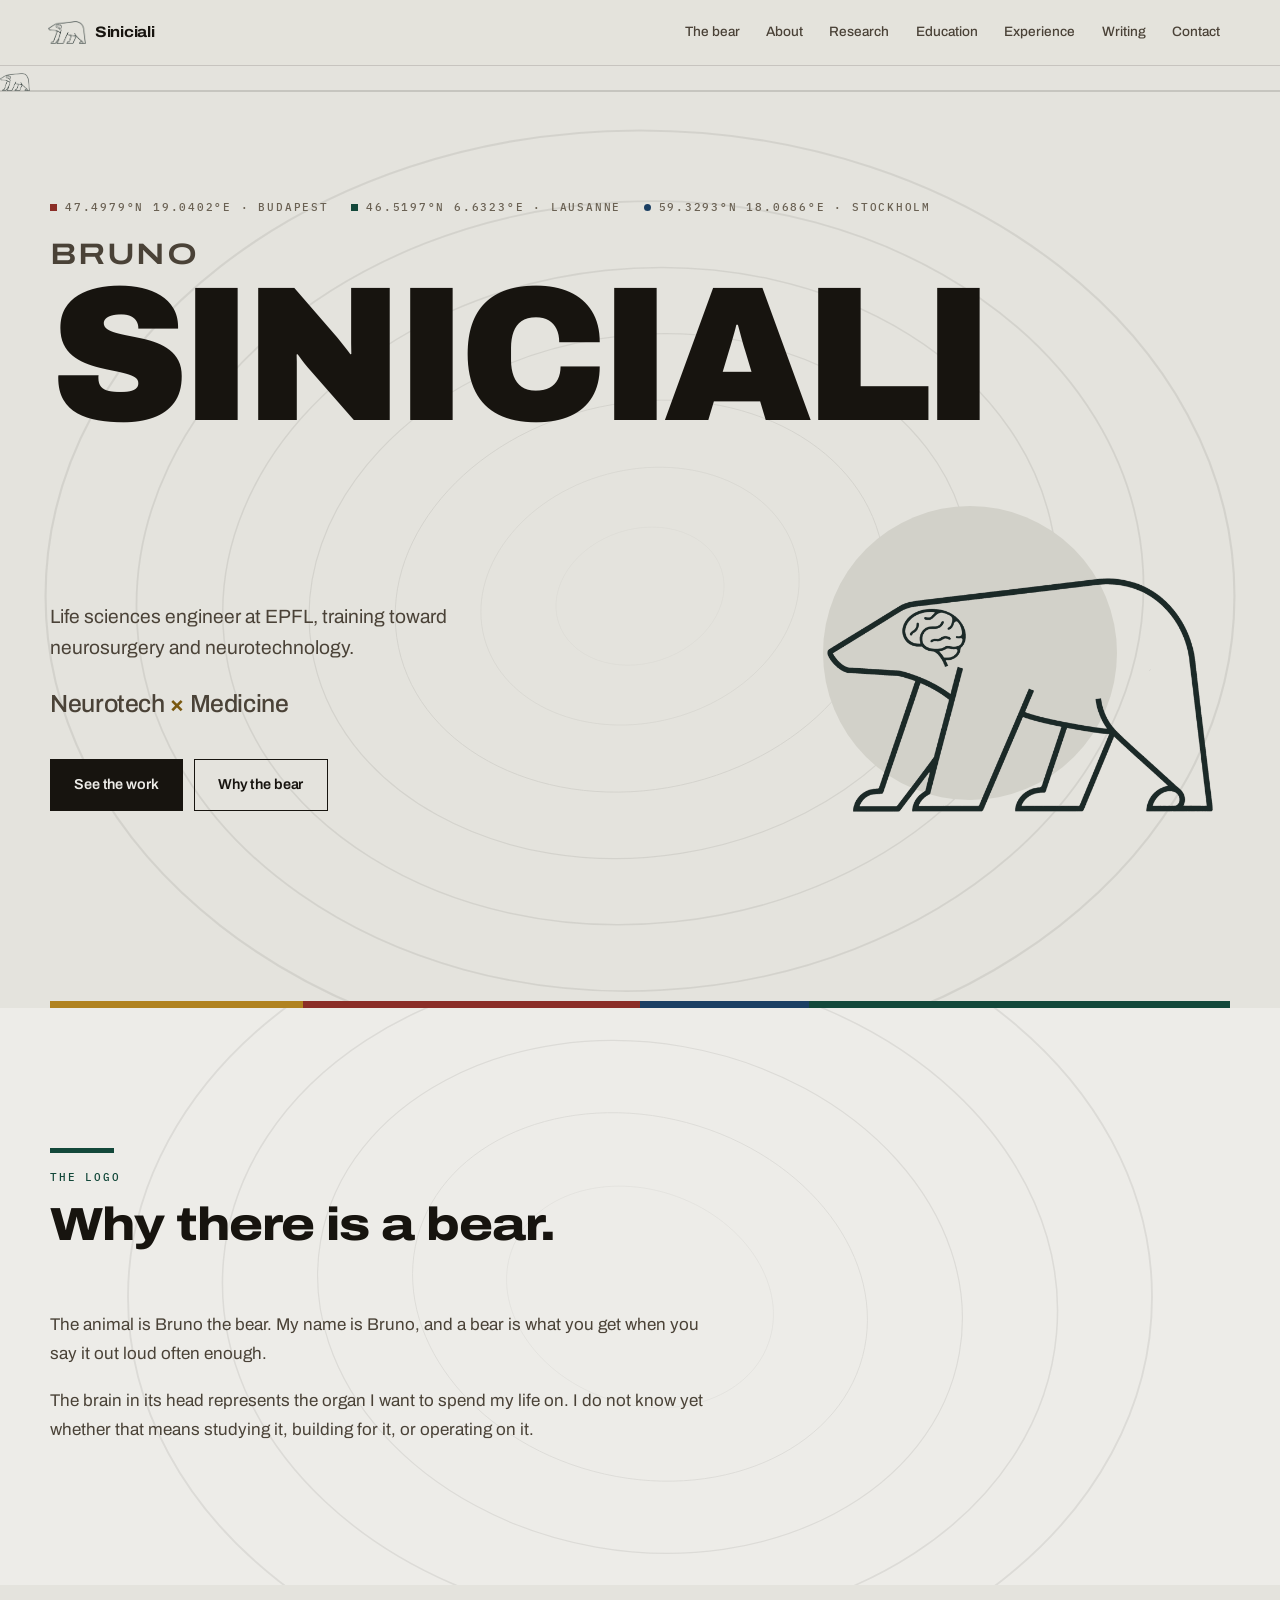
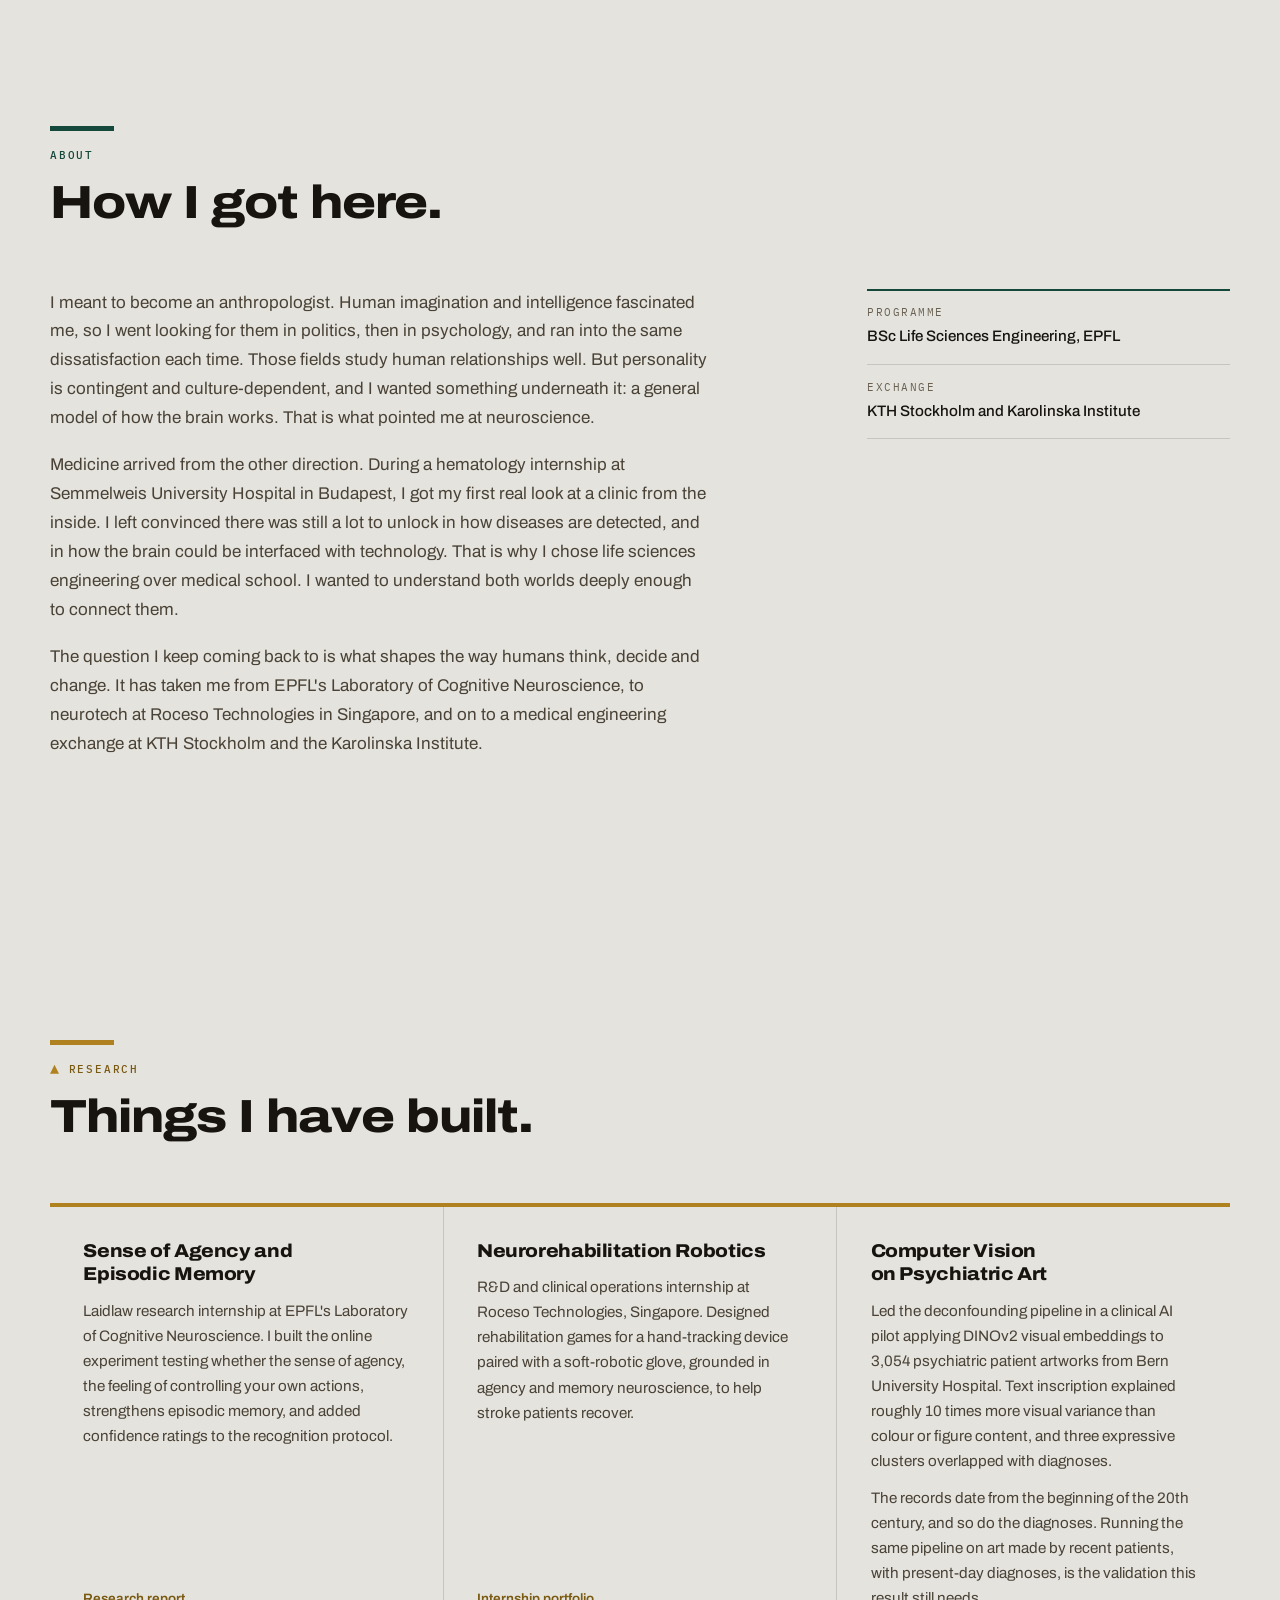
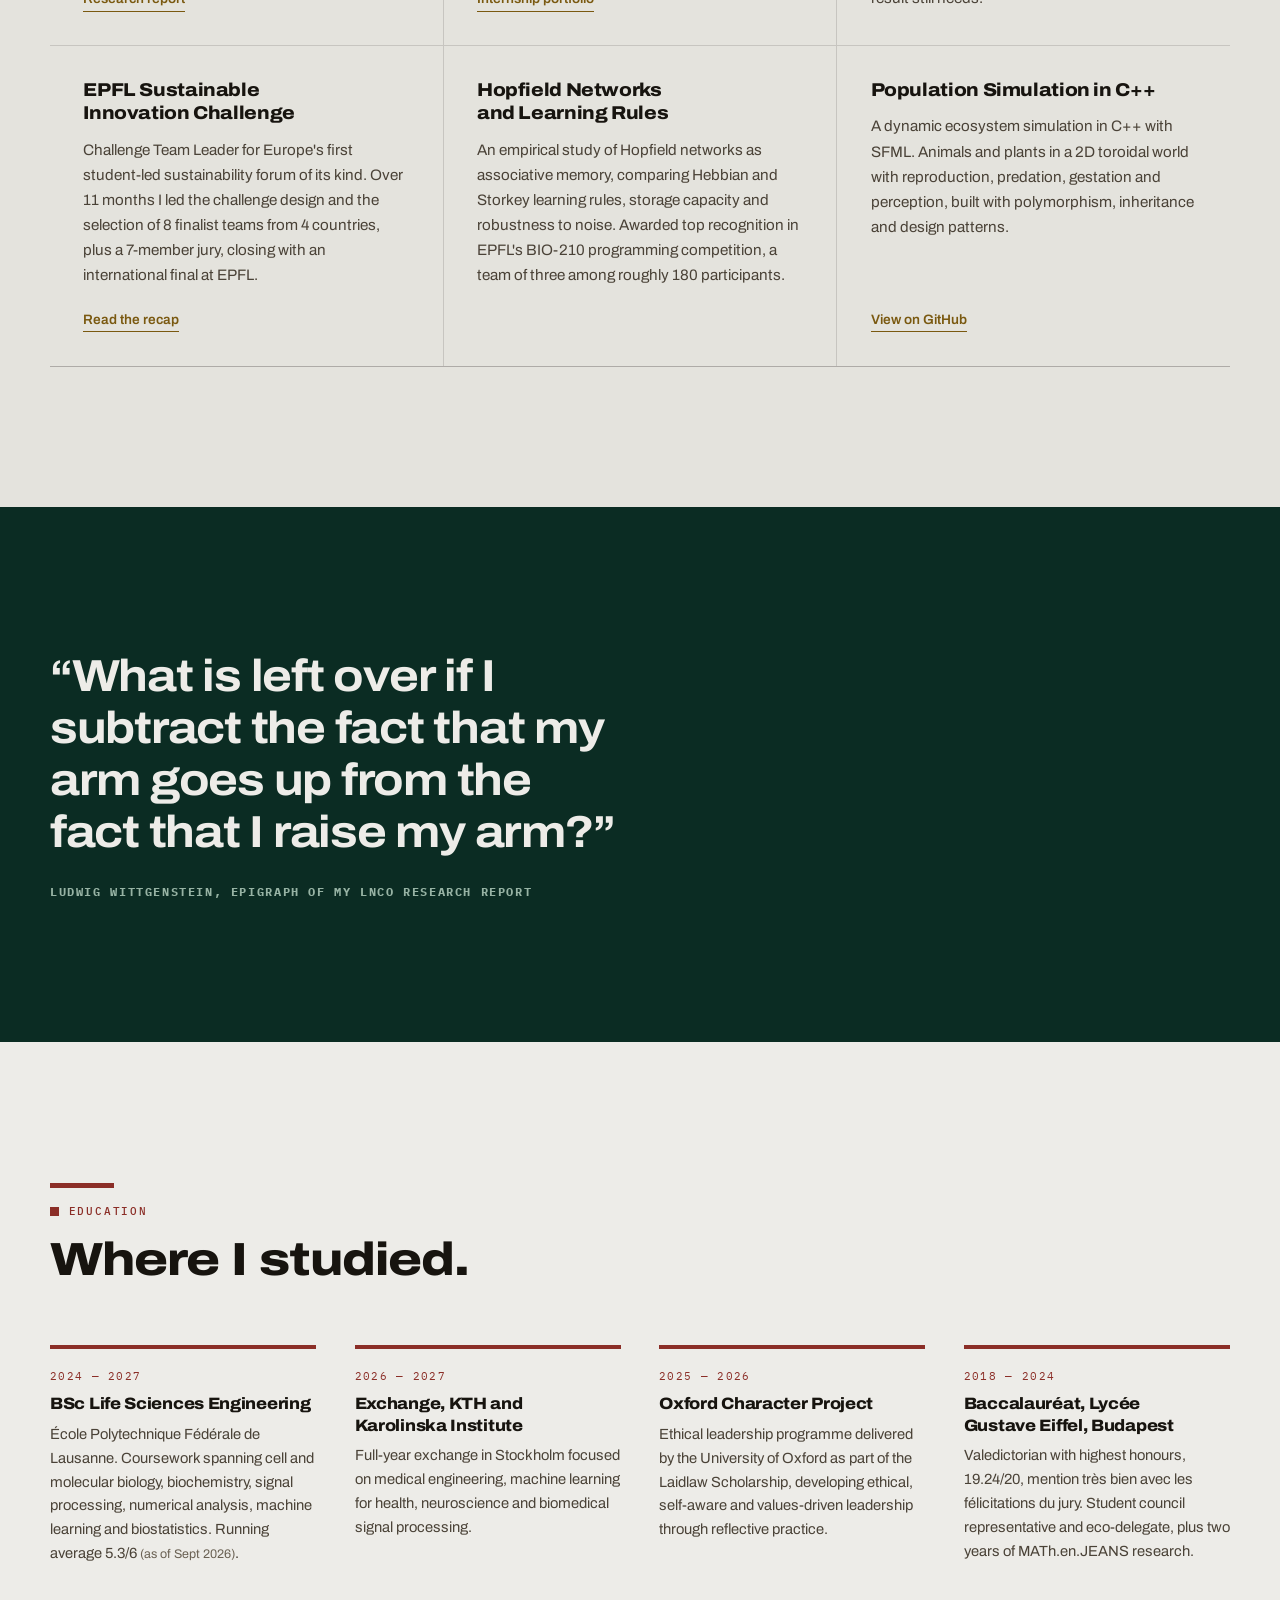
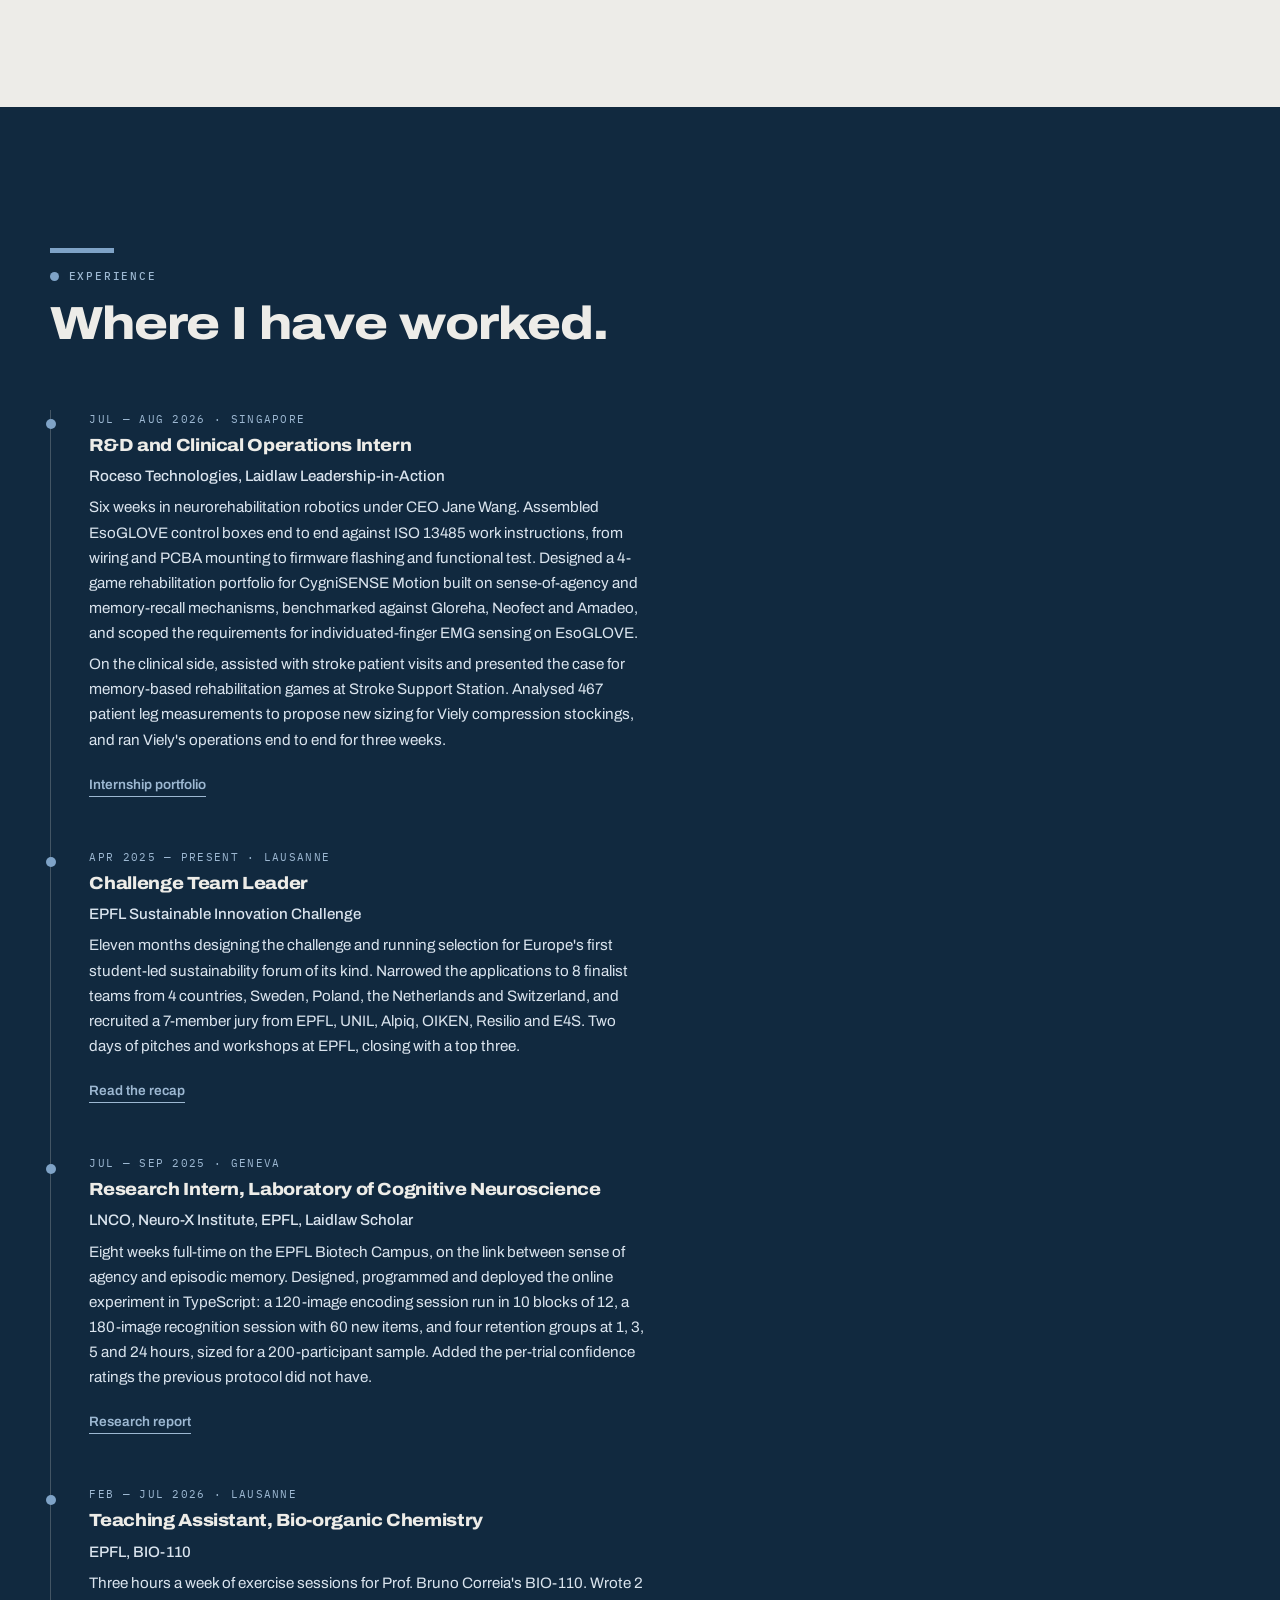
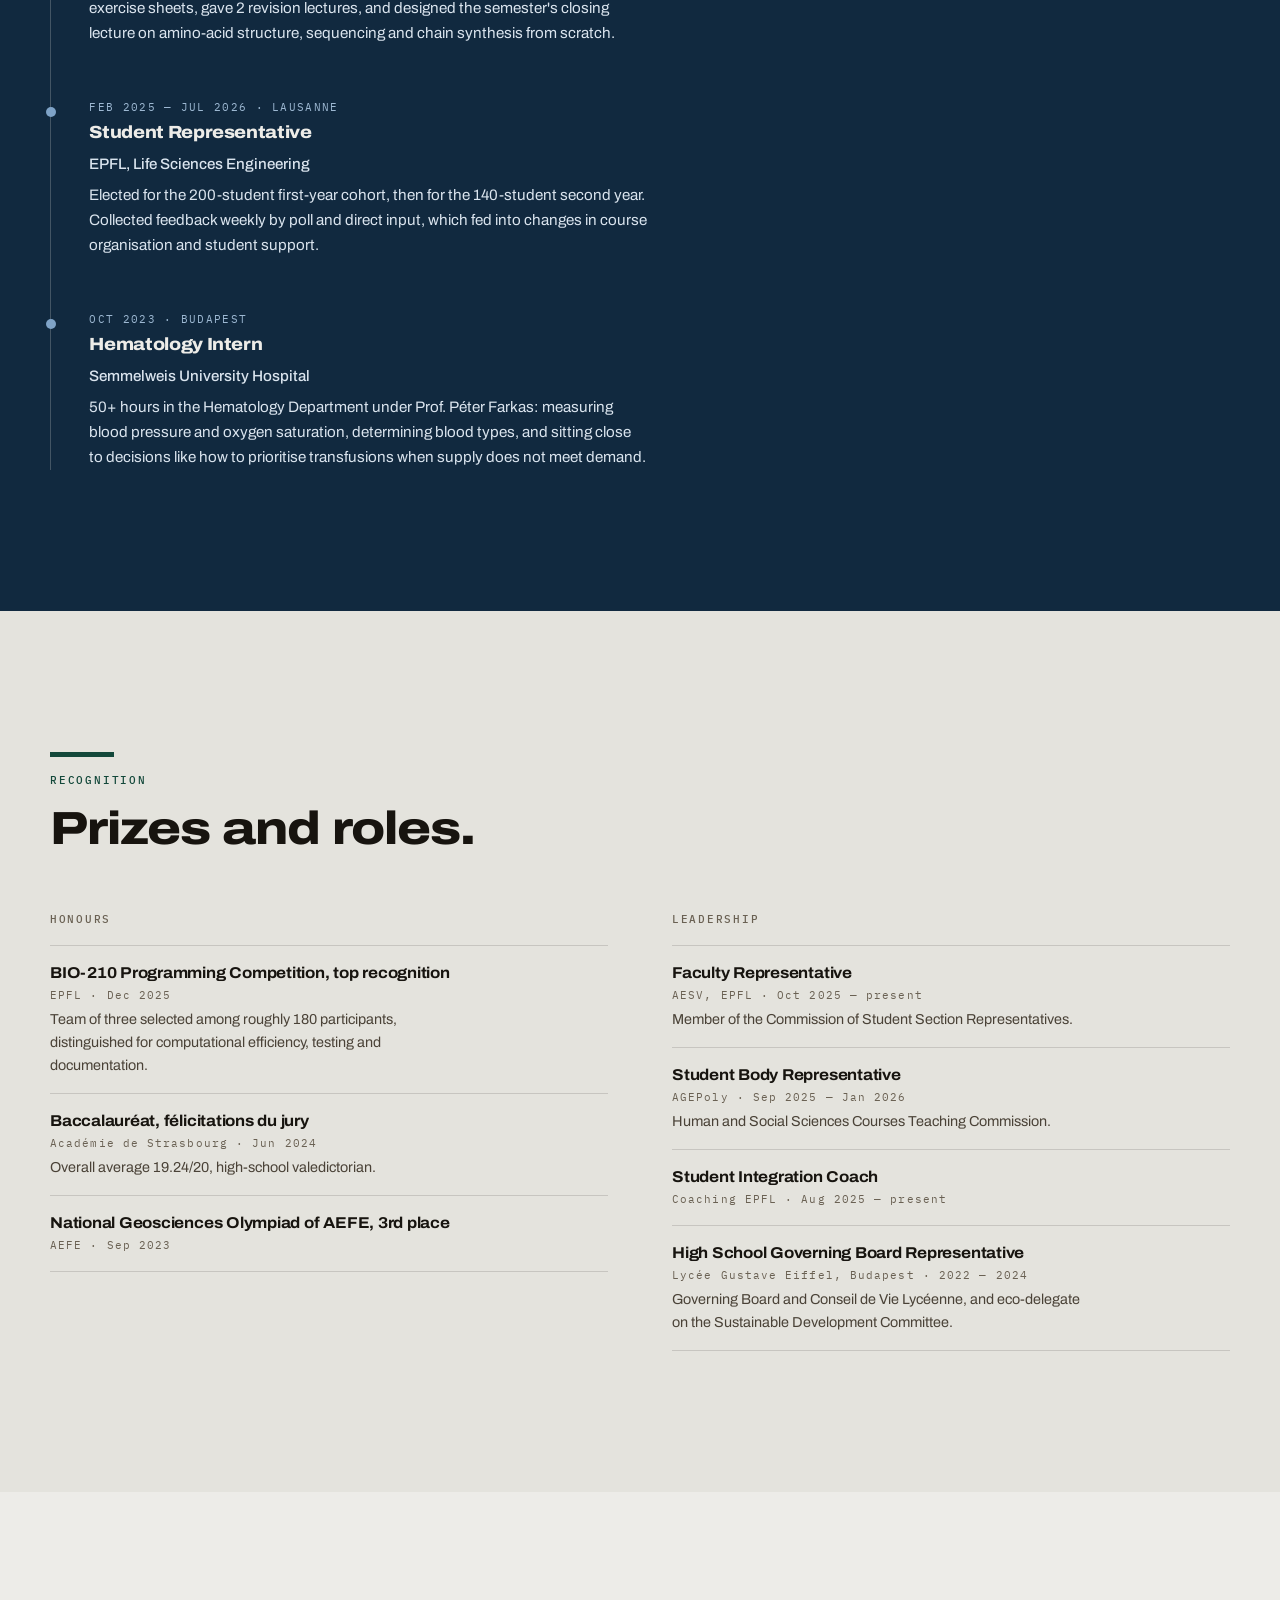
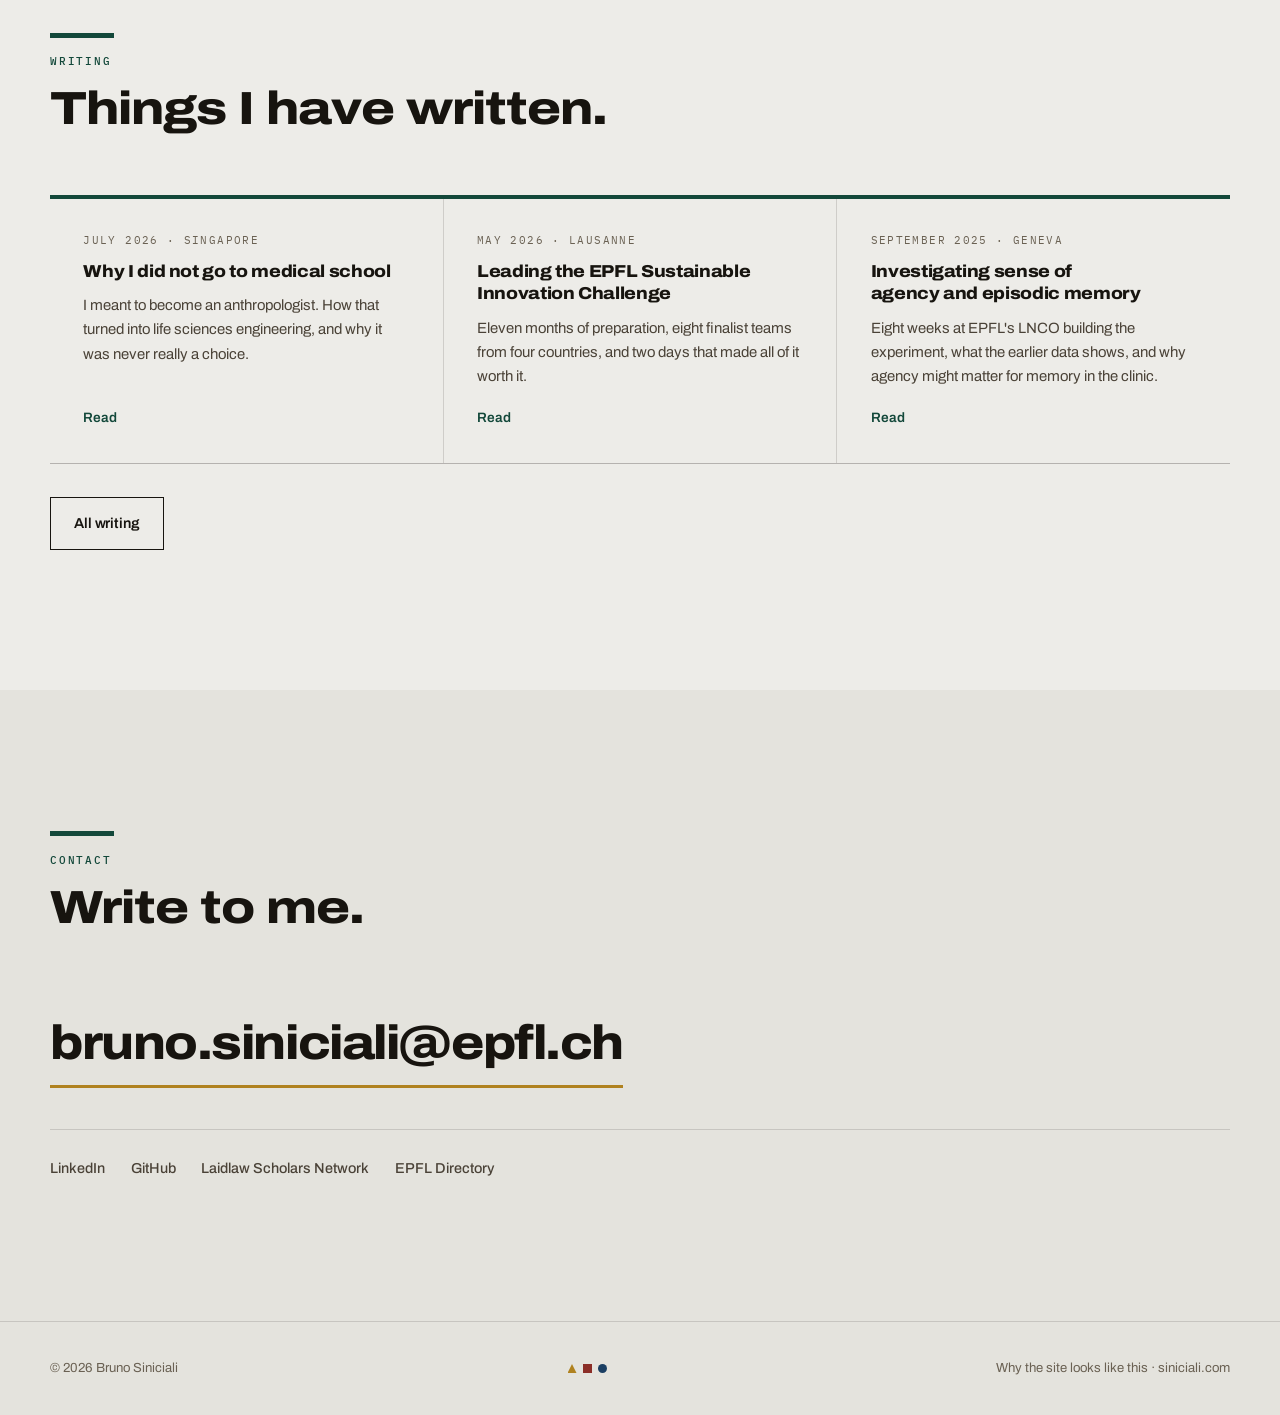
<file: index.html>
<!doctype html>
<html lang="en">
  <head>
    <meta charset="UTF-8" />
    <meta name="viewport" content="width=device-width, initial-scale=1.0" />
    <title>Bruno Siniciali</title>
    <meta
      name="description"
      content="Bruno Siniciali. Life Sciences Engineering at EPFL and Laidlaw Scholar, working toward the brain: neuroscience, neurotechnology, neurosurgery, or all three. Sense-of-agency research at EPFL's LNCO and rehabilitation robotics in Singapore."
    />
    <link rel="icon" type="image/png" href="assets/favicon.png" />
    <link rel="preconnect" href="https://fonts.googleapis.com" />
    <link rel="preconnect" href="https://fonts.gstatic.com" crossorigin />
    <link
      href="https://fonts.googleapis.com/css2?family=Archivo:wdth,wght@62..125,400..900&family=IBM+Plex+Mono:wght@400;500&display=swap"
      rel="stylesheet"
    />
    <link rel="stylesheet" href="assets/style.css" />
  </head>
  <body>
    <nav class="site-nav">
      <a class="nav-mark" href="#top">
        <img class="nav-bear" src="assets/bear-logo.png" alt="" />
        Siniciali</a
      >
      <button
        class="nav-toggle"
        id="navToggle"
        aria-label="Toggle navigation"
        aria-expanded="false"
        aria-controls="navLinks"
      >
        ☰
      </button>
      <ul id="navLinks">
        <li><a href="#bear">The bear</a></li>
        <li><a href="#about">About</a></li>
        <li><a href="#research">Research</a></li>
        <li><a href="#education">Education</a></li>
        <li><a href="#experience">Experience</a></li>
        <li><a href="blog.html">Writing</a></li>
        <li><a href="#contact">Contact</a></li>
      </ul>
    </nav>

    <div class="walk" aria-hidden="true">
      <span class="walk-track"></span>
      <span class="walk-fill" id="walkFill"></span>
      <img class="walk-bear" id="walkBear" src="assets/bear-logo.png" alt="" />
    </div>

    <header class="hero" id="top">
      <svg
        class="isobars"
        viewBox="0 0 900 600"
        preserveAspectRatio="xMidYMid slice"
        aria-hidden="true"
      >
        <defs>
          <path
            id="iso-a"
            d="M450 120c165 0 300 105 300 235S615 590 450 590 150 485 150 355 285 120 450 120Z"
          />
        </defs>
        <g fill="none" stroke="currentColor" stroke-width="1.1">
          <use href="#iso-a" transform="translate(450 355) scale(1.18) translate(-450 -355)" />
          <use href="#iso-a" transform="translate(450 355) rotate(-3) scale(1) translate(-450 -355)" />
          <use href="#iso-a" transform="translate(450 355) rotate(-6) scale(.83) translate(-450 -355)" />
          <use href="#iso-a" transform="translate(450 355) rotate(-9) scale(.66) translate(-450 -355)" />
          <use href="#iso-a" transform="translate(450 355) rotate(-12) scale(.49) translate(-450 -355)" />
          <use href="#iso-a" transform="translate(450 355) rotate(-15) scale(.32) translate(-450 -355)" />
          <use href="#iso-a" transform="translate(450 355) rotate(-18) scale(.17) translate(-450 -355)" />
        </g>
      </svg>

      <div class="container">
        <p class="eyebrow origins rise d1">
          <span>47.4979°N 19.0402°E · Budapest</span>
          <span>46.5197°N 6.6323°E · Lausanne</span>
          <span>59.3293°N 18.0686°E · Stockholm</span>
        </p>

        <h1 class="hero-name">
          <span class="hn-first rise d1">Bruno</span>
          <span class="hn-last rise d2">Siniciali</span>
        </h1>

        <div class="hero-inner">
          <div class="hero-copy">
            <p class="lead rise d3">
              Life sciences engineer at EPFL, training toward neurosurgery
              and neurotechnology.
            </p>
            <p class="hero-tag rise d3">Neurotech <b>×</b> Medicine</p>
            <div class="actions rise d4">
              <a class="btn btn-solid" href="#research">See the work</a>
              <a class="btn btn-line" href="#bear">Why the bear</a>
            </div>
          </div>
          <figure class="hero-art rise d2">
            <span class="hero-disc"></span>
            <img src="assets/bear-logo.png" alt="" />
          </figure>
        </div>

        <div class="spectrum rise d4" aria-hidden="true">
          <span></span><span></span><span></span><span></span>
        </div>
      </div>
    </header>

    <section class="section bear" id="bear">
      <svg
        class="isobars"
        viewBox="0 0 900 600"
        preserveAspectRatio="xMidYMid slice"
        aria-hidden="true"
      >
        <defs>
          <path
            id="iso-c"
            d="M450 120c165 0 300 105 300 235S615 590 450 590 150 485 150 355 285 120 450 120Z"
          />
        </defs>
        <g fill="none" stroke="currentColor" stroke-width="1.1">
          <use href="#iso-c" transform="translate(450 300) scale(1.2) translate(-450 -355)" />
          <use href="#iso-c" transform="translate(450 300) rotate(5) scale(.98) translate(-450 -355)" />
          <use href="#iso-c" transform="translate(450 300) rotate(10) scale(.76) translate(-450 -355)" />
          <use href="#iso-c" transform="translate(450 300) rotate(15) scale(.54) translate(-450 -355)" />
          <use href="#iso-c" transform="translate(450 300) rotate(20) scale(.32) translate(-450 -355)" />
        </g>
      </svg>

      <div class="container">
        <div class="sec-head reveal">
          <span class="sec-bar"></span>
          <span class="eyebrow">The logo</span>
          <h2>Why there is a bear.</h2>
        </div>

        <div class="prose reveal">
          <p>
            The animal is Bruno the bear. My name is Bruno, and a bear is
            what you get when you say it out loud often enough.
          </p>
          <p>
            The brain in its head represents the organ I want to spend my
            life on. I do not know yet whether that means studying it,
            building for it, or operating on it.
          </p>
        </div>
      </div>
    </section>

    <section class="section" id="about">
      <div class="container">
        <div class="sec-head reveal">
          <span class="sec-bar"></span>
          <span class="eyebrow">About</span>
          <h2>How I got here.</h2>
        </div>
        <div class="about-grid">
          <div class="prose reveal">
            <p>
              I meant to become an anthropologist. Human imagination and
              intelligence fascinated me, so I went looking for them in
              politics, then in psychology, and ran into the same
              dissatisfaction each time. Those fields study human
              relationships well. But personality is contingent and
              culture-dependent, and I wanted something underneath it: a
              general model of how the brain works. That is what pointed me
              at neuroscience.
            </p>
            <p>
              Medicine arrived from the other direction. During a hematology
              internship at Semmelweis University Hospital in Budapest, I got
              my first real look at a clinic from the inside. I left
              convinced there was still a lot to unlock in how diseases are
              detected, and in how the brain could be interfaced with
              technology. That is why I chose life sciences engineering over
              medical school. I wanted to understand both worlds deeply
              enough to connect them.
            </p>
            <p>
              The question I keep coming back to is what shapes the way
              humans think, decide and change. It has taken me from EPFL's
              Laboratory of Cognitive Neuroscience, to neurotech at Roceso
              Technologies in Singapore, and on to a medical engineering
              exchange at KTH Stockholm and the Karolinska Institute.
            </p>
          </div>
          <aside class="spec reveal">
            <dl>
              <div>
                <dt>Programme</dt>
                <dd>BSc Life Sciences Engineering, EPFL</dd>
              </div>
              <div>
                <dt>Exchange</dt>
                <dd>KTH Stockholm and Karolinska Institute</dd>
              </div>
            </dl>
          </aside>
        </div>
      </div>
    </section>

    <section class="section research" id="research">
      <div class="container">
        <div class="sec-head reveal">
          <span class="sec-bar"></span>
          <span class="eyebrow"><span class="glyph glyph-tri"></span>Research</span>
          <h2>Things I have built.</h2>
        </div>
        <div class="work-grid reveal">
          <article class="card">
            <h3>Sense of Agency and Episodic Memory</h3>
            <p>
              Laidlaw research internship at EPFL's Laboratory of Cognitive
              Neuroscience. I built the online experiment testing whether the
              sense of agency, the feeling of controlling your own actions,
              strengthens episodic memory, and added confidence ratings to
              the recognition protocol.
            </p>
            <a
              class="card-link"
              href="https://laidlawscholars.network/documents/investigating_the_relationship_between_episodic_memory_and_sense_of_agency-67e57e47-ae0f-4714-a5b5-b469a358a357"
              target="_blank"
              rel="noopener"
              >Research report</a
            >
          </article>
          <article class="card">
            <h3>Neurorehabilitation Robotics</h3>
            <p>
              R&amp;D and clinical operations internship at Roceso
              Technologies, Singapore. Designed rehabilitation games for a
              hand-tracking device paired with a soft-robotic glove, grounded
              in agency and memory neuroscience, to help stroke patients
              recover.
            </p>
            <a
              class="card-link"
              href="https://github.com/siniciali/Roceso-Technologies-Summer-2026-Internship-Portfolio"
              target="_blank"
              rel="noopener"
              >Internship portfolio</a
            >
          </article>
          <article class="card">
            <h3>Computer Vision on Psychiatric Art</h3>
            <p>
              Led the deconfounding pipeline in a clinical AI pilot applying
              DINOv2 visual embeddings to 3,054 psychiatric patient artworks
              from Bern University Hospital. Text inscription explained
              roughly 10 times more visual variance than colour or figure
              content, and three expressive clusters overlapped with
              diagnoses.
            </p>
            <p>
              The records date from the beginning of the 20th century, and so
              do the diagnoses. Running the same pipeline on art made by
              recent patients, with present-day diagnoses, is the validation
              this result still needs.
            </p>
          </article>
          <article class="card">
            <h3>EPFL Sustainable Innovation Challenge</h3>
            <p>
              Challenge Team Leader for Europe's first student-led
              sustainability forum of its kind. Over 11 months I led the
              challenge design and the selection of 8 finalist teams from 4
              countries, plus a 7-member jury, closing with an international
              final at EPFL.
            </p>
            <a class="card-link" href="blog/sustainable-innovation-challenge-2026.html"
              >Read the recap</a
            >
          </article>
          <article class="card">
            <h3>Hopfield Networks and Learning Rules</h3>
            <p>
              An empirical study of Hopfield networks as associative memory,
              comparing Hebbian and Storkey learning rules, storage capacity
              and robustness to noise. Awarded top recognition in EPFL's
              BIO-210 programming competition, a team of three among roughly
              180 participants.
            </p>
          </article>
          <article class="card">
            <h3>Population Simulation in C++</h3>
            <p>
              A dynamic ecosystem simulation in C++ with SFML. Animals and
              plants in a 2D toroidal world with reproduction, predation,
              gestation and perception, built with polymorphism, inheritance
              and design patterns.
            </p>
            <a
              class="card-link"
              href="https://github.com/siniciali/scorpio-lizard-population-simulation"
              target="_blank"
              rel="noopener"
              >View on GitHub</a
            >
          </article>
        </div>
      </div>
    </section>

    <section class="statement">
      <div class="container">
        <blockquote class="reveal">
          “What is left over if I subtract the fact that my arm goes up from
          the fact that I raise my arm?”
          <cite>Ludwig Wittgenstein, epigraph of my LNCO research report</cite>
        </blockquote>
      </div>
    </section>

    <section class="section education" id="education">
      <div class="container">
        <div class="sec-head reveal">
          <span class="sec-bar"></span>
          <span class="eyebrow"><span class="glyph"></span>Education</span>
          <h2>Where I studied.</h2>
        </div>
        <div class="edu-grid">
          <div class="edu reveal">
            <span class="when">2024 — 2027</span>
            <h3>BSc Life Sciences Engineering</h3>
            <p>
              École Polytechnique Fédérale de Lausanne. Coursework spanning
              cell and molecular biology, biochemistry, signal processing,
              numerical analysis, machine learning and biostatistics. Running
              average 5.3/6 <span class="asof">(as of Sept 2026)</span>.
            </p>
          </div>
          <div class="edu reveal">
            <span class="when">2026 — 2027</span>
            <h3>Exchange, KTH and Karolinska Institute</h3>
            <p>
              Full-year exchange in Stockholm focused on medical engineering,
              machine learning for health, neuroscience and biomedical signal
              processing.
            </p>
          </div>
          <div class="edu reveal">
            <span class="when">2025 — 2026</span>
            <h3>Oxford Character Project</h3>
            <p>
              Ethical leadership programme delivered by the University of
              Oxford as part of the Laidlaw Scholarship, developing ethical,
              self-aware and values-driven leadership through reflective
              practice.
            </p>
          </div>
          <div class="edu reveal">
            <span class="when">2018 — 2024</span>
            <h3>Baccalauréat, Lycée Gustave Eiffel, Budapest</h3>
            <p>
              Valedictorian with highest honours, 19.24/20, mention très bien
              avec les félicitations du jury. Student council representative
              and eco-delegate, plus two years of MATh.en.JEANS research.
            </p>
          </div>
        </div>
      </div>
    </section>

    <section class="section experience" id="experience">
      <div class="container">
        <div class="sec-head reveal">
          <span class="sec-bar"></span>
          <span class="eyebrow"><span class="glyph glyph-circle"></span>Experience</span>
          <h2>Where I have worked.</h2>
        </div>
        <div class="timeline">
          <div class="t-item reveal">
            <span class="when">Jul — Aug 2026 · Singapore</span>
            <h3>R&amp;D and Clinical Operations Intern</h3>
            <p class="t-org">Roceso Technologies, Laidlaw Leadership-in-Action</p>
            <p>
              Six weeks in neurorehabilitation robotics under CEO Jane Wang.
              Assembled EsoGLOVE control boxes end to end against ISO 13485
              work instructions, from wiring and PCBA mounting to firmware
              flashing and functional test. Designed a 4-game rehabilitation
              portfolio for CygniSENSE Motion built on sense-of-agency and
              memory-recall mechanisms, benchmarked against Gloreha, Neofect
              and Amadeo, and scoped the requirements for individuated-finger
              EMG sensing on EsoGLOVE.
            </p>
            <p>
              On the clinical side, assisted with stroke patient visits and
              presented the case for memory-based rehabilitation games at
              Stroke Support Station. Analysed 467 patient leg measurements to
              propose new sizing for Viely compression stockings, and ran
              Viely's operations end to end for three weeks.
            </p>
            <a
              class="card-link"
              href="https://github.com/siniciali/Roceso-Technologies-Summer-2026-Internship-Portfolio"
              target="_blank"
              rel="noopener"
              >Internship portfolio</a
            >
          </div>
          <div class="t-item reveal">
            <span class="when">Apr 2025 — present · Lausanne</span>
            <h3>Challenge Team Leader</h3>
            <p class="t-org">EPFL Sustainable Innovation Challenge</p>
            <p>
              Eleven months designing the challenge and running selection for
              Europe's first student-led sustainability forum of its kind.
              Narrowed the applications to 8 finalist teams from 4 countries,
              Sweden, Poland, the Netherlands and Switzerland, and recruited a
              7-member jury from EPFL, UNIL, Alpiq, OIKEN, Resilio and E4S.
              Two days of pitches and workshops at EPFL, closing with a top
              three.
            </p>
            <a class="card-link" href="blog/sustainable-innovation-challenge-2026.html"
              >Read the recap</a
            >
          </div>
          <div class="t-item reveal">
            <span class="when">Jul — Sep 2025 · Geneva</span>
            <h3>Research Intern, Laboratory of Cognitive Neuroscience</h3>
            <p class="t-org">LNCO, Neuro-X Institute, EPFL, Laidlaw Scholar</p>
            <p>
              Eight weeks full-time on the EPFL Biotech Campus, on the link
              between sense of agency and episodic memory. Designed,
              programmed and deployed the online experiment in TypeScript: a
              120-image encoding session run in 10 blocks of 12, a 180-image
              recognition session with 60 new items, and four retention
              groups at 1, 3, 5 and 24 hours, sized for a 200-participant
              sample. Added the per-trial confidence ratings the previous
              protocol did not have.
            </p>
            <a
              class="card-link"
              href="https://laidlawscholars.network/documents/investigating_the_relationship_between_episodic_memory_and_sense_of_agency-67e57e47-ae0f-4714-a5b5-b469a358a357"
              target="_blank"
              rel="noopener"
              >Research report</a
            >
          </div>
          <div class="t-item reveal">
            <span class="when">Feb — Jul 2026 · Lausanne</span>
            <h3>Teaching Assistant, Bio-organic Chemistry</h3>
            <p class="t-org">EPFL, BIO-110</p>
            <p>
              Three hours a week of exercise sessions for Prof. Bruno
              Correia's BIO-110. Wrote 2 exercise sheets, gave 2 revision
              lectures, and designed the semester's closing lecture on
              amino-acid structure, sequencing and chain synthesis from
              scratch.
            </p>
          </div>
          <div class="t-item reveal">
            <span class="when">Feb 2025 — Jul 2026 · Lausanne</span>
            <h3>Student Representative</h3>
            <p class="t-org">EPFL, Life Sciences Engineering</p>
            <p>
              Elected for the 200-student first-year cohort, then for the
              140-student second year. Collected feedback weekly by poll and
              direct input, which fed into changes in course organisation and
              student support.
            </p>
          </div>
          <div class="t-item reveal">
            <span class="when">Oct 2023 · Budapest</span>
            <h3>Hematology Intern</h3>
            <p class="t-org">Semmelweis University Hospital</p>
            <p>
              50+ hours in the Hematology Department under Prof. Péter
              Farkas: measuring blood pressure and oxygen saturation,
              determining blood types, and sitting close to decisions like how
              to prioritise transfusions when supply does not meet demand.
            </p>
          </div>
        </div>
      </div>
    </section>

    <section class="section recognition">
      <div class="container">
        <div class="sec-head reveal">
          <span class="sec-bar"></span>
          <span class="eyebrow">Recognition</span>
          <h2>Prizes and roles.</h2>
        </div>
        <div class="rec-grid">
          <div class="reveal">
            <h3>Honours</h3>
            <ul class="rows">
              <li>
                <b>BIO-210 Programming Competition, top recognition</b>
                <span class="meta">EPFL · Dec 2025</span>
                <p>
                  Team of three selected among roughly 180 participants,
                  distinguished for computational efficiency, testing and
                  documentation.
                </p>
              </li>
              <li>
                <b>Baccalauréat, félicitations du jury</b>
                <span class="meta">Académie de Strasbourg · Jun 2024</span>
                <p>Overall average 19.24/20, high-school valedictorian.</p>
              </li>
              <li>
                <b>National Geosciences Olympiad of AEFE, 3rd place</b>
                <span class="meta">AEFE · Sep 2023</span>
              </li>
            </ul>
          </div>
          <div class="reveal">
            <h3>Leadership</h3>
            <ul class="rows">
              <li>
                <b>Faculty Representative</b>
                <span class="meta">AESV, EPFL · Oct 2025 — present</span>
                <p>Member of the Commission of Student Section Representatives.</p>
              </li>
              <li>
                <b>Student Body Representative</b>
                <span class="meta">AGEPoly · Sep 2025 — Jan 2026</span>
                <p>Human and Social Sciences Courses Teaching Commission.</p>
              </li>
              <li>
                <b>Student Integration Coach</b>
                <span class="meta">Coaching EPFL · Aug 2025 — present</span>
              </li>
              <li>
                <b>High School Governing Board Representative</b>
                <span class="meta">Lycée Gustave Eiffel, Budapest · 2022 — 2024</span>
                <p>
                  Governing Board and Conseil de Vie Lycéenne, and eco-delegate
                  on the Sustainable Development Committee.
                </p>
              </li>
            </ul>
          </div>
        </div>
      </div>
    </section>

    <section class="section writing">
      <div class="container">
        <div class="sec-head reveal">
          <span class="sec-bar"></span>
          <span class="eyebrow">Writing</span>
          <h2>Things I have written.</h2>
        </div>
        <div class="writing-grid reveal">
          <a class="post-card" href="blog/choosing-life-sciences-engineering.html">
            <span class="when">July 2026 · Singapore</span>
            <h3>Why I did not go to medical school</h3>
            <p>
              I meant to become an anthropologist. How that turned into life
              sciences engineering, and why it was never really a choice.
            </p>
            <span class="more">Read</span>
          </a>
          <a class="post-card" href="blog/sustainable-innovation-challenge-2026.html">
            <span class="when">May 2026 · Lausanne</span>
            <h3>Leading the EPFL Sustainable Innovation Challenge</h3>
            <p>
              Eleven months of preparation, eight finalist teams from four
              countries, and two days that made all of it worth it.
            </p>
            <span class="more">Read</span>
          </a>
          <a class="post-card" href="blog/sense-of-agency-episodic-memory.html">
            <span class="when">September 2025 · Geneva</span>
            <h3>Investigating sense of agency and episodic memory</h3>
            <p>
              Eight weeks at EPFL's LNCO building the experiment, what the
              earlier data shows, and why agency might matter for memory
              in the clinic.
            </p>
            <span class="more">Read</span>
          </a>
        </div>
        <div class="actions reveal">
          <a class="btn btn-line" href="blog.html">All writing</a>
        </div>
      </div>
    </section>


    <section class="section contact" id="contact">
      <div class="container">
        <div class="sec-head reveal">
          <span class="sec-bar"></span>
          <span class="eyebrow">Contact</span>
          <h2>Write to me.</h2>
        </div>
        <div class="reveal">
          <a class="big-link" href="mailto:bruno.siniciali@epfl.ch"
            >bruno.siniciali@epfl.ch</a
          >
          <div class="links">
            <a
              href="https://www.linkedin.com/in/bruno-rapha%C3%ABl-siniciali/"
              target="_blank"
              rel="noopener"
              >LinkedIn</a
            >
            <a href="https://github.com/siniciali" target="_blank" rel="noopener"
              >GitHub</a
            >
            <a
              href="https://laidlawscholars.network/"
              target="_blank"
              rel="noopener"
              >Laidlaw Scholars Network</a
            >
            <a
              href="https://people.epfl.ch/bruno.siniciali/?lang=en"
              target="_blank"
              rel="noopener"
              >EPFL Directory</a
            >
          </div>
        </div>
      </div>
    </section>

    <footer>
      <div class="container">
        <span>© 2026 Bruno Siniciali</span>
        <span class="geo" aria-hidden="true"
          ><span></span><span></span><span></span
        ></span>
        <span><a href="design.html">Why the site looks like this</a> · siniciali.com</span>
      </div>
    </footer>

    <script src="assets/site.js"></script>
  </body>
</html>
</file>
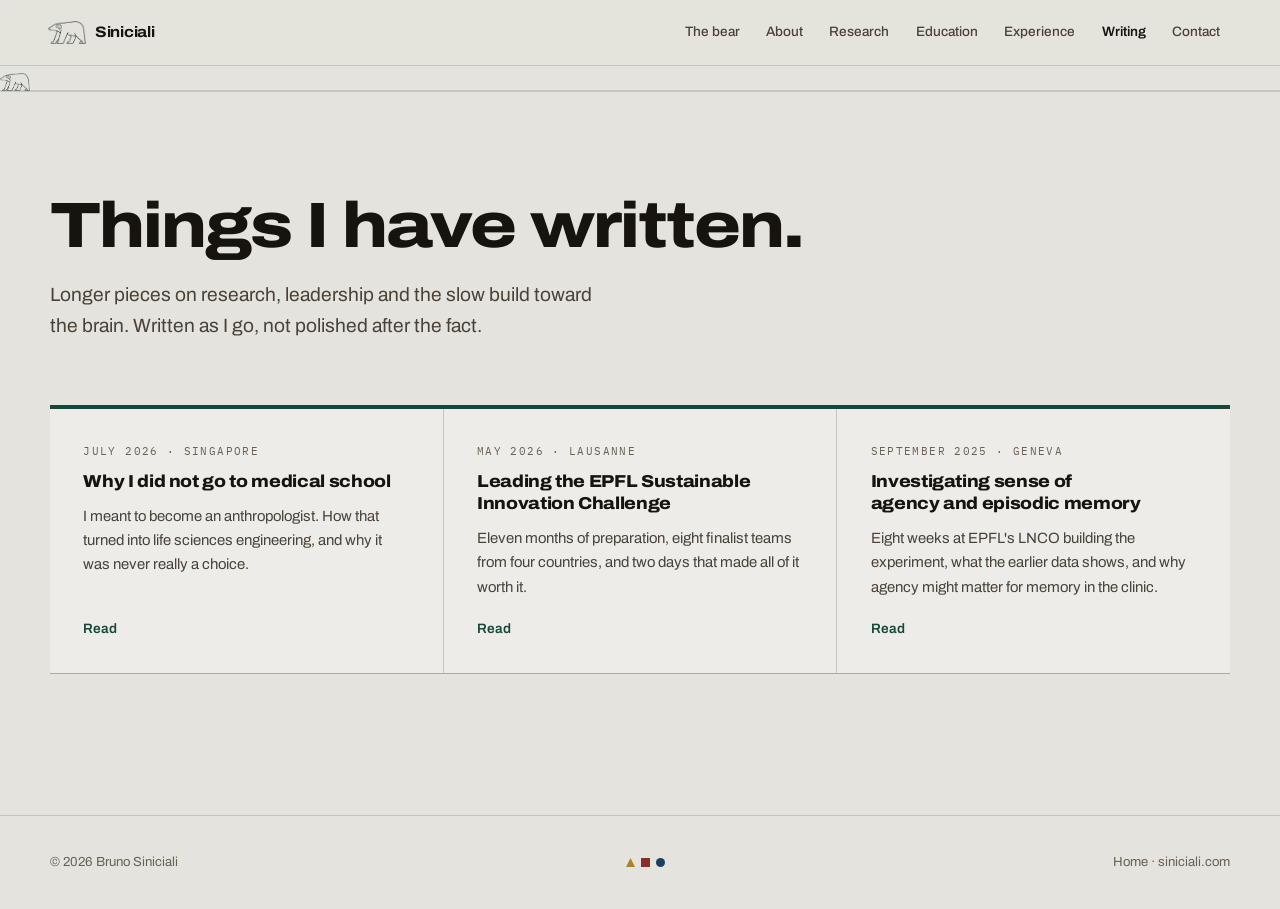
<file: blog.html>
<!doctype html>
<html lang="en">
  <head>
    <meta charset="UTF-8" />
    <meta name="viewport" content="width=device-width, initial-scale=1.0" />
    <title>Writing · Bruno Siniciali</title>
    <meta
      name="description"
      content="Notes from Bruno Siniciali on neuroscience research, rehabilitation robotics and leadership, from EPFL's LNCO to Roceso Technologies in Singapore."
    />
    <link rel="icon" type="image/png" href="assets/favicon.png" />
    <link rel="preconnect" href="https://fonts.googleapis.com" />
    <link rel="preconnect" href="https://fonts.gstatic.com" crossorigin />
    <link
      href="https://fonts.googleapis.com/css2?family=Archivo:wdth,wght@62..125,400..900&family=IBM+Plex+Mono:wght@400;500&display=swap"
      rel="stylesheet"
    />
    <link rel="stylesheet" href="assets/style.css" />
  </head>
  <body>
    <nav class="site-nav">
      <a class="nav-mark" href="index.html">
        <img class="nav-bear" src="assets/bear-logo.png" alt="" />
        Siniciali</a
      >
      <button
        class="nav-toggle"
        id="navToggle"
        aria-label="Toggle navigation"
        aria-expanded="false"
        aria-controls="navLinks"
      >
        ☰
      </button>
      <ul id="navLinks">
        <li><a href="index.html#bear">The bear</a></li>
        <li><a href="index.html#about">About</a></li>
        <li><a href="index.html#research">Research</a></li>
        <li><a href="index.html#education">Education</a></li>
        <li><a href="index.html#experience">Experience</a></li>
        <li><a href="blog.html" class="current">Writing</a></li>
        <li><a href="index.html#contact">Contact</a></li>
      </ul>
    </nav>

    <div class="walk" aria-hidden="true">
      <span class="walk-track"></span>
      <span class="walk-fill" id="walkFill"></span>
      <img class="walk-bear" id="walkBear" src="assets/bear-logo.png" alt="" />
    </div>

    <header class="page-head">
      <div class="container">
        <span class="sec-bar rise d1"></span>
        <h1 class="rise d2">Things I have written.</h1>
        <p class="lead rise d3">
          Longer pieces on research, leadership and the slow build toward
          the brain. Written as I go, not polished after the fact.
        </p>
      </div>
    </header>

    <section class="section" style="padding-top: 0">
      <div class="container">
        <div class="writing-grid reveal">
          <a class="post-card" href="blog/choosing-life-sciences-engineering.html">
            <span class="when">July 2026 · Singapore</span>
            <h3>Why I did not go to medical school</h3>
            <p>
              I meant to become an anthropologist. How that turned into life
              sciences engineering, and why it was never really a choice.
            </p>
            <span class="more">Read</span>
          </a>
          <a class="post-card" href="blog/sustainable-innovation-challenge-2026.html">
            <span class="when">May 2026 · Lausanne</span>
            <h3>Leading the EPFL Sustainable Innovation Challenge</h3>
            <p>
              Eleven months of preparation, eight finalist teams from four
              countries, and two days that made all of it worth it.
            </p>
            <span class="more">Read</span>
          </a>
          <a class="post-card" href="blog/sense-of-agency-episodic-memory.html">
            <span class="when">September 2025 · Geneva</span>
            <h3>Investigating sense of agency and episodic memory</h3>
            <p>
              Eight weeks at EPFL's LNCO building the experiment, what the
              earlier data shows, and why agency might matter for memory
              in the clinic.
            </p>
            <span class="more">Read</span>
          </a>
        </div>
      </div>
    </section>

    <footer>
      <div class="container">
        <span>© 2026 Bruno Siniciali</span>
        <span class="geo" aria-hidden="true"
          ><span></span><span></span><span></span
        ></span>
        <span><a href="index.html">Home</a> · siniciali.com</span>
      </div>
    </footer>

    <script src="assets/site.js"></script>
  </body>
</html>
</file>
<file: assets/style.css>
/* =========================================================
   Bruno Siniciali
   Bauhaus colour and shape grammar, weather-chart linework,
   and a bear who has not decided yet.
   ========================================================= */

:root {
  --paper: #e4e3dd;
  --paper-2: #edece8;
  --paper-3: #d2d1c9;

  --ink: #17140f;
  --ink-2: #4a4237;
  --ink-3: #6a6153;

  --hair: rgba(23, 20, 15, 0.14);
  --hair-2: rgba(23, 20, 15, 0.28);

  --green: #13483a;
  --green-2: #0b2c23;
  --red: #8b2e27;
  --blue: #1b3f63;
  --blue-2: #11293f;
  --gold: #b0821f;
  --gold-ink: #7a5910;

  --accent: var(--green);
  --accent-ink: var(--green);

  --sans: "Archivo", -apple-system, BlinkMacSystemFont, "Segoe UI", Helvetica,
    Arial, sans-serif;
  --mono: "IBM Plex Mono", ui-monospace, SFMono-Regular, Menlo, monospace;

  --pad-y: clamp(5rem, 11vw, 9.5rem);
  --nav-h: 62px;
}

*,
*::before,
*::after {
  box-sizing: border-box;
}
* {
  margin: 0;
  padding: 0;
}
html {
  scroll-behavior: smooth;
  -webkit-text-size-adjust: 100%;
}
body {
  background: var(--paper);
  color: var(--ink);
  font-family: var(--sans);
  font-size: 1.0625rem;
  line-height: 1.7;
  -webkit-font-smoothing: antialiased;
  text-rendering: optimizeLegibility;
  overflow-x: hidden;
}
img {
  max-width: 100%;
  display: block;
}
a {
  color: inherit;
}
:focus-visible {
  outline: 2px solid var(--accent);
  outline-offset: 3px;
}
.container {
  width: min(1180px, 100% - clamp(2rem, 8vw, 6rem));
  margin-inline: auto;
}
:target,
section[id],
header[id] {
  scroll-margin-top: 96px;
}

/* ---------- type ---------- */
h1,
h2,
h3,
h4 {
  font-weight: 800;
  font-stretch: 118%;
  letter-spacing: -0.022em;
  line-height: 1.05;
  text-wrap: balance;
}
h2 {
  font-size: clamp(1.85rem, 3.9vw, 2.9rem);
}
.sec-bar {
  width: 64px;
  height: 5px;
  background: var(--accent);
}
.eyebrow {
  font-family: var(--mono);
  font-size: 0.7rem;
  font-weight: 500;
  letter-spacing: 0.16em;
  text-transform: uppercase;
  color: var(--accent-ink);
  display: inline-flex;
  align-items: center;
  gap: 0.6rem;
}
.origins {
  flex-wrap: wrap;
  gap: 0.35rem 1.4rem;
  color: var(--ink-3);
}
.origins span {
  display: inline-flex;
  align-items: center;
  gap: 0.5rem;
  white-space: nowrap;
}
.origins span::before {
  content: "";
  width: 7px;
  height: 7px;
  flex: none;
  background: var(--red);
}
.origins span:nth-child(2)::before {
  background: var(--green);
}
.origins span:nth-child(3)::before {
  background: var(--blue);
  border-radius: 50%;
}
.glyph {
  width: 9px;
  height: 9px;
  background: var(--accent);
  flex: none;
}
.glyph-circle {
  border-radius: 50%;
}
.glyph-tri {
  clip-path: polygon(50% 0, 100% 100%, 0 100%);
}
.lead {
  font-size: clamp(1.08rem, 1.5vw, 1.28rem);
  line-height: 1.6;
  color: var(--ink-2);
  max-width: 42ch;
}
.prose p {
  color: var(--ink-2);
  max-width: 66ch;
}
.prose p + p {
  margin-top: 1.15rem;
}

/* ---------- nav ---------- */
.site-nav {
  position: fixed;
  inset: 0 0 auto 0;
  z-index: 100;
  display: flex;
  align-items: center;
  justify-content: space-between;
  gap: 1rem;
  padding: 0.8rem clamp(1rem, 4vw, 3rem);
  background: color-mix(in srgb, var(--paper) 84%, transparent);
  backdrop-filter: saturate(180%) blur(14px);
  -webkit-backdrop-filter: saturate(180%) blur(14px);
  border-bottom: 1px solid var(--hair);
}
.nav-mark {
  display: flex;
  align-items: center;
  gap: 0.55rem;
  font-weight: 700;
  font-stretch: 112%;
  font-size: 0.95rem;
  letter-spacing: -0.015em;
  text-decoration: none;
  color: var(--ink);
}
.nav-bear {
  width: 38px;
}
.site-nav ul {
  display: flex;
  align-items: center;
  gap: 0.15rem;
  list-style: none;
}
.site-nav ul a {
  display: block;
  padding: 0.45rem 0.75rem;
  font-size: 0.85rem;
  font-weight: 500;
  color: var(--ink-2);
  text-decoration: none;
  border-bottom: 2px solid transparent;
  transition: color 0.18s ease, border-color 0.18s ease;
}
.site-nav ul a:hover {
  color: var(--ink);
}
.site-nav ul a.current {
  color: var(--ink);
  font-weight: 600;
}
.site-nav ul a[href*="research"]:hover {
  border-color: var(--gold);
}
.site-nav ul a[href*="education"]:hover {
  border-color: var(--red);
}
.site-nav ul a[href*="experience"]:hover {
  border-color: var(--blue);
}
.site-nav ul a[href*="about"]:hover,
.site-nav ul a[href*="contact"]:hover,
.site-nav ul a[href*="blog"]:hover,
.site-nav ul a[href*="bear"]:hover {
  border-color: var(--green);
}
.nav-toggle {
  display: none;
}

/* ---------- the bear walks as you scroll ---------- */
.walk {
  position: fixed;
  left: 0;
  right: 0;
  top: var(--nav-h);
  height: 26px;
  z-index: 99;
  pointer-events: none;
}
.walk-track {
  position: absolute;
  inset: auto 0 0 0;
  height: 2px;
  background: var(--hair);
}
.walk-fill {
  position: absolute;
  bottom: 0;
  left: 0;
  height: 2px;
  width: 0;
  background: linear-gradient(
    90deg,
    var(--gold),
    var(--red) 38%,
    var(--blue) 68%,
    var(--green)
  );
}
.walk-bear {
  position: absolute;
  bottom: 1px;
  left: 0;
  width: 30px;
  transform: translateX(0);
  will-change: transform;
}

/* ---------- buttons ---------- */
.btn {
  display: inline-flex;
  align-items: center;
  gap: 0.5rem;
  padding: 0.8rem 1.45rem;
  font-family: var(--sans);
  font-size: 0.9rem;
  font-weight: 600;
  letter-spacing: -0.01em;
  text-decoration: none;
  border: 1px solid var(--ink);
  background: transparent;
  color: var(--ink);
  cursor: pointer;
  transition: background 0.18s ease, color 0.18s ease, transform 0.18s ease;
}
.btn-solid {
  background: var(--ink);
  color: var(--paper-2);
}
.btn-solid:hover {
  background: var(--green-2);
  border-color: var(--green-2);
}
.btn-line:hover {
  background: rgba(23, 20, 15, 0.06);
}
.btn:hover {
  transform: translateY(-1px);
}

/* ---------- isobars ---------- */
.isobars {
  position: absolute;
  inset: 0;
  width: 100%;
  height: 100%;
  pointer-events: none;
  color: var(--ink);
  opacity: 0.075;
}

/* ---------- hero ---------- */
.hero {
  position: relative;
  overflow: hidden;
  padding: clamp(8.5rem, 16vw, 12rem) 0 0;
}
.hero > .container {
  position: relative;
}
.hero-inner {
  display: grid;
  grid-template-columns: 1.12fr 0.88fr;
  align-items: center;
  gap: clamp(2rem, 6vw, 5rem);
}
.hero-name {
  display: grid;
  gap: 0.35rem;
  margin: 1.2rem 0 clamp(1.8rem, 4vw, 3rem);
}
.hn-first {
  font-size: clamp(1rem, 2.4vw, 1.85rem);
  font-weight: 600;
  font-stretch: 125%;
  letter-spacing: 0.06em;
  text-transform: uppercase;
  color: var(--ink-2);
  line-height: 1;
}
.hn-last {
  font-size: clamp(2.6rem, 15vw, 13.5rem);
  font-weight: 900;
  font-stretch: 100%;
  letter-spacing: -0.042em;
  line-height: 0.84;
  text-transform: uppercase;
  display: block;
}
.hero-tag {
  margin-top: 1.2rem;
  font-size: clamp(1.1rem, 2vw, 1.55rem);
  font-weight: 500;
  letter-spacing: -0.015em;
  color: var(--ink-2);
}
.hero-tag b {
  color: var(--gold-ink);
  font-weight: 700;
}
.hero .lead {
  margin-top: 1.5rem;
}
.actions {
  display: flex;
  flex-wrap: wrap;
  gap: 0.7rem;
  margin-top: 2.1rem;
}
.hero-art {
  position: relative;
  display: grid;
  place-items: center;
  aspect-ratio: 1;
  max-width: 420px;
  justify-self: end;
  width: 100%;
}
.hero-art img {
  position: relative;
  width: 94%;
}
.hero-disc {
  position: absolute;
  width: 70%;
  aspect-ratio: 1;
  border-radius: 50%;
  background: var(--paper-3);
  top: 5%;
  left: 3%;
}
.spectrum {
  display: flex;
  height: 7px;
  margin-top: clamp(3.5rem, 8vw, 6rem);
}
.spectrum span:nth-child(1) {
  flex: 3;
  background: var(--gold);
}
.spectrum span:nth-child(2) {
  flex: 4;
  background: var(--red);
}
.spectrum span:nth-child(3) {
  flex: 2;
  background: var(--blue);
}
.spectrum span:nth-child(4) {
  flex: 5;
  background: var(--green);
}

/* ---------- sections ---------- */
.section {
  padding: var(--pad-y) 0;
}
.sec-head {
  display: grid;
  gap: 0.9rem;
  margin-bottom: clamp(2.5rem, 5vw, 3.8rem);
  max-width: 44rem;
}
.sec-head .eyebrow,
.sec-head .sec-bar {
  justify-self: start;
}

/* ---------- why there is a bear ---------- */
.bear {
  background: var(--paper-2);
  position: relative;
  overflow: hidden;
}
.bear > .container {
  position: relative;
}
.bear-grid {
  display: grid;
  grid-template-columns: 1.05fr 0.95fr;
  gap: clamp(2.5rem, 6vw, 5rem);
  align-items: center;
}
.paths {
  list-style: none;
  display: grid;
  gap: 1px;
  background: var(--hair);
  border-block: 1px solid var(--hair);
}
.paths li {
  background: var(--paper-2);
  padding: 1.3rem 1.4rem;
  display: grid;
  grid-template-columns: 34px 1fr;
  align-items: start;
  gap: 1rem;
  transition: background 0.2s ease;
}
.paths li:hover {
  background: var(--paper);
}
.path-shape {
  width: 26px;
  height: 26px;
  margin-top: 0.3rem;
}
.path-shape.tri {
  background: var(--gold);
  clip-path: polygon(50% 0, 100% 100%, 0 100%);
}
.path-shape.sq {
  background: var(--red);
}
.path-shape.ci {
  background: var(--blue);
  border-radius: 50%;
}
.paths b {
  display: block;
  font-size: 1.08rem;
  font-weight: 700;
  font-stretch: 112%;
  letter-spacing: -0.02em;
}
.paths span {
  font-size: 0.92rem;
  color: var(--ink-2);
}
.paths-note {
  margin-top: 1.2rem;
  font-family: var(--mono);
  font-size: 0.7rem;
  letter-spacing: 0.12em;
  text-transform: uppercase;
  color: var(--ink-3);
}

/* ---------- about ---------- */
.about-grid {
  display: grid;
  grid-template-columns: 1.35fr 0.65fr;
  gap: clamp(2rem, 5vw, 4.5rem);
  align-items: start;
}
.spec {
  border-top: 2px solid var(--green);
}
.spec div {
  display: grid;
  gap: 0.15rem;
  padding: 0.85rem 0;
  border-bottom: 1px solid var(--hair);
}
.spec dt {
  font-family: var(--mono);
  font-size: 0.66rem;
  letter-spacing: 0.14em;
  text-transform: uppercase;
  color: var(--ink-3);
}
.spec dd {
  font-size: 0.95rem;
  font-weight: 500;
}

/* ---------- research ---------- */
.research {
  --accent: var(--gold);
  --accent-ink: var(--gold-ink);
}
.work-grid {
  display: grid;
  grid-template-columns: repeat(auto-fit, minmax(300px, 1fr));
  gap: 1px;
  background: var(--hair);
  border-top: 4px solid var(--gold);
  border-bottom: 1px solid var(--hair);
}
.card {
  background: var(--paper);
  padding: clamp(1.6rem, 2.6vw, 2.3rem);
  display: flex;
  flex-direction: column;
  gap: 0.75rem;
  transition: background 0.22s ease;
}
.card:hover {
  background: var(--paper-2);
}
.card h3 {
  font-size: 1.16rem;
  font-stretch: 110%;
  letter-spacing: -0.02em;
  line-height: 1.26;
}
.card p {
  font-size: 0.95rem;
  line-height: 1.65;
  color: var(--ink-2);
}
.card-link {
  margin-top: auto;
  padding-top: 0.5rem;
  align-self: start;
  justify-self: start;
  font-size: 0.85rem;
  font-weight: 600;
  color: var(--accent-ink);
  text-decoration: none;
  border-bottom: 1px solid currentColor;
  transition: opacity 0.18s ease;
}
.card-link:hover {
  opacity: 0.65;
}

/* ---------- statement ---------- */
.statement {
  background: var(--green-2);
  color: var(--paper-2);
  padding: clamp(5.5rem, 12vw, 9rem) 0;
}
.statement blockquote {
  font-size: clamp(1.5rem, 3.5vw, 2.8rem);
  font-weight: 700;
  font-stretch: 112%;
  letter-spacing: -0.028em;
  line-height: 1.16;
  max-width: 22ch;
  text-wrap: balance;
}
.statement cite {
  display: block;
  margin-top: 1.6rem;
  font-family: var(--mono);
  font-style: normal;
  font-size: 0.72rem;
  letter-spacing: 0.14em;
  text-transform: uppercase;
  color: #97b3a4;
}

/* ---------- education ---------- */
.education {
  --accent: var(--red);
  --accent-ink: var(--red);
  background: var(--paper-2);
}
.edu-grid {
  display: grid;
  grid-template-columns: repeat(auto-fit, minmax(250px, 1fr));
  gap: clamp(1.5rem, 3vw, 2.6rem);
}
.edu {
  display: grid;
  gap: 0.5rem;
  align-content: start;
  padding-top: 1.1rem;
  border-top: 4px solid var(--red);
}
.edu .when {
  font-family: var(--mono);
  font-size: 0.68rem;
  letter-spacing: 0.12em;
  color: var(--red);
}
.edu h3 {
  font-size: 1.03rem;
  font-stretch: 108%;
  letter-spacing: -0.018em;
  line-height: 1.3;
}
.edu p {
  font-size: 0.92rem;
  line-height: 1.62;
  color: var(--ink-2);
}
.asof {
  color: var(--ink-3);
  font-size: 0.85em;
  white-space: nowrap;
}

/* ---------- experience ---------- */
.experience {
  --accent: #7fa3c7;
  --accent-ink: #9db8d2;
  background: var(--blue-2);
  color: var(--paper-2);
}
.timeline {
  display: grid;
  gap: clamp(2.2rem, 4vw, 3.2rem);
  border-left: 1px solid rgba(247, 242, 231, 0.22);
  padding-left: clamp(1.4rem, 3vw, 2.6rem);
}
.t-item {
  position: relative;
  display: grid;
  gap: 0.4rem;
}
.t-item::before {
  content: "";
  position: absolute;
  left: calc(-1 * clamp(1.4rem, 3vw, 2.6rem) - 5px);
  top: 0.6rem;
  width: 10px;
  height: 10px;
  border-radius: 50%;
  background: #7fa3c7;
}
.t-item .when {
  font-family: var(--mono);
  font-size: 0.68rem;
  letter-spacing: 0.12em;
  text-transform: uppercase;
  color: #9db8d2;
}
.t-item h3 {
  font-size: 1.1rem;
  font-stretch: 110%;
  letter-spacing: -0.02em;
  line-height: 1.3;
}
.t-org {
  font-size: 0.9rem;
  font-weight: 500;
  color: #b9cee0;
}
.t-item p {
  font-size: 0.95rem;
  line-height: 1.65;
  color: #dae4ee;
  max-width: 62ch;
}
.t-item .card-link {
  margin-top: 0.35rem;
  justify-self: start;
}

/* ---------- recognition ---------- */
.rec-grid {
  display: grid;
  grid-template-columns: 1fr 1fr;
  gap: clamp(2rem, 5vw, 4.5rem);
}
.rec-grid h3 {
  font-family: var(--mono);
  font-size: 0.68rem;
  font-weight: 500;
  font-stretch: 100%;
  letter-spacing: 0.16em;
  text-transform: uppercase;
  color: var(--ink-3);
  margin-bottom: 1.2rem;
}
.rows {
  list-style: none;
}
.rows li {
  display: grid;
  gap: 0.2rem;
  padding: 1rem 0;
  border-top: 1px solid var(--hair);
}
.rows li:last-child {
  border-bottom: 1px solid var(--hair);
}
.rows b {
  font-size: 0.98rem;
  font-weight: 700;
  font-stretch: 108%;
  letter-spacing: -0.015em;
  line-height: 1.35;
}
.rows .meta {
  font-family: var(--mono);
  font-size: 0.68rem;
  letter-spacing: 0.1em;
  color: var(--ink-3);
}
.rows p {
  font-size: 0.9rem;
  line-height: 1.6;
  color: var(--ink-2);
  max-width: 52ch;
}

/* ---------- writing ---------- */
.writing {
  background: var(--paper-2);
}
.writing-grid {
  display: grid;
  grid-template-columns: repeat(auto-fit, minmax(270px, 1fr));
  gap: 1px;
  background: var(--hair);
  border-top: 4px solid var(--green);
  border-bottom: 1px solid var(--hair);
}
.post-card {
  background: var(--paper-2);
  padding: clamp(1.6rem, 2.6vw, 2.2rem);
  display: flex;
  flex-direction: column;
  gap: 0.65rem;
  text-decoration: none;
  color: inherit;
  transition: background 0.22s ease;
}
.post-card:hover {
  background: var(--paper);
}
.post-card .when {
  font-family: var(--mono);
  font-size: 0.66rem;
  letter-spacing: 0.13em;
  text-transform: uppercase;
  color: var(--ink-3);
}
.post-card h3 {
  font-size: 1.08rem;
  font-stretch: 110%;
  letter-spacing: -0.02em;
  line-height: 1.3;
}
.post-card p {
  font-size: 0.93rem;
  line-height: 1.62;
  color: var(--ink-2);
}
.post-card .more {
  margin-top: auto;
  padding-top: 0.5rem;
  font-size: 0.85rem;
  font-weight: 600;
  color: var(--green);
}

/* ---------- colophon ---------- */
.lineage {
  position: relative;
  overflow: hidden;
  background: var(--paper);
  border-top: 1px solid var(--hair);
}
.lineage > .container {
  position: relative;
}
.lineage-grid {
  display: grid;
  grid-template-columns: 1fr 1fr;
  gap: clamp(2rem, 5vw, 4rem);
  align-items: start;
}
.swatches {
  display: grid;
  grid-template-columns: repeat(auto-fit, minmax(178px, 1fr));
  gap: 1px;
  background: var(--hair);
  border-block: 1px solid var(--hair);
  margin-top: clamp(2.5rem, 5vw, 4rem);
}
.swatch {
  background: var(--paper);
  padding: 1.4rem;
  display: grid;
  gap: 0.55rem;
  align-content: start;
}
.chip {
  height: 92px;
  display: grid;
  place-items: center;
}
.chip svg {
  width: 46px;
  height: 46px;
}
.swatch .name {
  font-family: var(--mono);
  font-size: 0.64rem;
  letter-spacing: 0.13em;
  text-transform: uppercase;
  color: var(--ink-3);
}
.swatch b {
  font-size: 1rem;
  font-stretch: 108%;
  letter-spacing: -0.015em;
}
.swatch p {
  font-size: 0.86rem;
  line-height: 1.58;
  color: var(--ink-2);
}
.tree-wrap {
  margin-top: clamp(2.5rem, 5vw, 4rem);
  overflow-x: auto;
  -webkit-overflow-scrolling: touch;
  overscroll-behavior-x: contain;
}
.tree {
  min-width: 880px;
  width: 100%;
  height: auto;
}
.tree text {
  font-family: var(--mono);
  font-size: 13px;
  fill: var(--ink-2);
}
.tree .node {
  fill: var(--ink);
  font-weight: 500;
}
.tree line {
  stroke: var(--hair-2);
  stroke-width: 1.25;
  fill: none;
}
.tree-hint {
  display: none;
  margin-top: 0.75rem;
  font-family: var(--mono);
  font-size: 0.64rem;
  letter-spacing: 0.12em;
  text-transform: uppercase;
  color: var(--ink-3);
}

/* ---------- contact ---------- */
.contact .big-link {
  display: inline-block;
  margin-top: 0.6rem;
  font-size: clamp(1.5rem, 4.4vw, 3rem);
  font-weight: 800;
  font-stretch: 112%;
  letter-spacing: -0.03em;
  color: var(--ink);
  text-decoration: none;
  border-bottom: 3px solid var(--gold);
  transition: border-color 0.2s ease;
}
.contact .big-link:hover {
  border-color: var(--green);
}
.links {
  display: flex;
  flex-wrap: wrap;
  gap: 1.6rem;
  margin-top: 2.6rem;
  padding-top: 1.6rem;
  border-top: 1px solid var(--hair);
}
.links a {
  font-size: 0.9rem;
  font-weight: 500;
  color: var(--ink-2);
  text-decoration: none;
}
.links a:hover {
  color: var(--ink);
}

/* ---------- footer ---------- */
footer {
  border-top: 1px solid var(--hair);
  padding: 2.2rem 0;
  font-size: 0.82rem;
  color: var(--ink-3);
}
footer .container {
  display: flex;
  flex-wrap: wrap;
  align-items: center;
  justify-content: space-between;
  gap: 1rem;
}
footer a {
  text-decoration: none;
}
footer a:hover {
  color: var(--ink);
}
.geo {
  display: flex;
  gap: 6px;
}
.geo span {
  width: 9px;
  height: 9px;
}
.geo span:nth-child(1) {
  background: var(--gold);
  clip-path: polygon(50% 0, 100% 100%, 0 100%);
}
.geo span:nth-child(2) {
  background: var(--red);
}
.geo span:nth-child(3) {
  background: var(--blue);
  border-radius: 50%;
}

/* ---------- writing index + article ---------- */
.page-head {
  padding: clamp(8.5rem, 15vw, 11rem) 0 clamp(2.5rem, 5vw, 4rem);
}
.page-head h1 {
  font-size: clamp(2.2rem, 6vw, 4rem);
  font-stretch: 118%;
  letter-spacing: -0.032em;
  margin-top: 1rem;
  max-width: 18ch;
}
.page-head .lead {
  margin-top: 1.3rem;
  max-width: 50ch;
}
.post-hero {
  padding: clamp(8.5rem, 15vw, 11rem) 0 clamp(2rem, 4vw, 3rem);
}
.post-hero .container {
  max-width: 46rem;
}
.post-hero .blog-date {
  font-family: var(--mono);
  font-size: 0.68rem;
  letter-spacing: 0.14em;
  text-transform: uppercase;
  color: var(--ink-3);
}
.post-hero h1 {
  font-size: clamp(2rem, 4.8vw, 3.2rem);
  font-stretch: 116%;
  letter-spacing: -0.032em;
  margin-top: 0.9rem;
}
.post-dek {
  margin-top: 1.2rem;
  font-size: clamp(1.05rem, 1.5vw, 1.22rem);
  line-height: 1.6;
  color: var(--ink-2);
}
.post-body {
  width: min(46rem, 100% - clamp(2rem, 8vw, 6rem));
  margin-inline: auto;
  padding-top: clamp(2.5rem, 5vw, 3.5rem);
  padding-bottom: clamp(5rem, 10vw, 8rem);
  border-top: 1px solid var(--hair);
}
.post-body p {
  color: var(--ink-2);
  margin-bottom: 1.3rem;
}
.post-body h2 {
  font-size: clamp(1.3rem, 2.4vw, 1.65rem);
  font-stretch: 112%;
  letter-spacing: -0.025em;
  margin: 2.6rem 0 1rem;
}
.post-body blockquote {
  margin: 2rem 0;
  padding-left: 1.3rem;
  border-left: 3px solid var(--gold);
  font-size: 1.15rem;
  font-weight: 500;
  letter-spacing: -0.015em;
  line-height: 1.45;
  color: var(--ink);
}
.post-body a {
  color: var(--green);
  text-underline-offset: 3px;
}
.back-link {
  display: inline-block;
  margin-bottom: 2rem;
  font-family: var(--mono);
  font-size: 0.7rem;
  letter-spacing: 0.12em;
  text-transform: uppercase;
  color: var(--ink-3);
  text-decoration: none;
}
.back-link:hover {
  color: var(--ink);
}

/* ---------- motion ---------- */
.reveal {
  opacity: 0;
  transform: translateY(14px);
  transition: opacity 0.7s cubic-bezier(0.22, 1, 0.36, 1),
    transform 0.7s cubic-bezier(0.22, 1, 0.36, 1);
}
.reveal.in {
  opacity: 1;
  transform: none;
}
.rise {
  animation: rise 0.9s cubic-bezier(0.22, 1, 0.36, 1) both;
}
.d1 {
  animation-delay: 0.05s;
}
.d2 {
  animation-delay: 0.13s;
}
.d3 {
  animation-delay: 0.21s;
}
.d4 {
  animation-delay: 0.29s;
}
@keyframes rise {
  from {
    opacity: 0;
    transform: translateY(18px);
  }
  to {
    opacity: 1;
    transform: none;
  }
}

/* ---------- responsive ---------- */
@media (max-width: 900px) {
  .hero-inner,
  .about-grid,
  .rec-grid,
  .lineage-grid,
  .bear-grid {
    grid-template-columns: 1fr;
  }
  .hero-art {
    order: -1;
    max-width: 280px;
    justify-self: start;
  }
}
@media (max-width: 820px) {
  .nav-toggle {
    display: inline-flex;
    align-items: center;
    justify-content: center;
    width: 40px;
    height: 36px;
    background: none;
    border: 1px solid var(--hair-2);
    color: var(--ink);
    font-size: 1rem;
    cursor: pointer;
  }
  .site-nav ul {
    display: none;
    position: absolute;
    inset: 100% 0 auto 0;
    flex-direction: column;
    align-items: stretch;
    gap: 0;
    background: var(--paper-2);
    border-bottom: 1px solid var(--hair);
    padding: 0.4rem clamp(1rem, 4vw, 3rem) 1rem;
  }
  .site-nav ul.open {
    display: flex;
  }
  .site-nav ul a {
    padding: 0.85rem 0;
    border-bottom: 1px solid var(--hair);
    font-size: 0.95rem;
  }
}

/* ---------- phones ---------- */
@media (max-width: 620px) {
  :root {
    --pad-y: clamp(3.5rem, 12vw, 5rem);
    --nav-h: 58px;
  }
  body {
    font-size: 1rem;
  }
  .site-nav {
    padding: 0.7rem 1.15rem;
  }
  .nav-bear {
    width: 32px;
  }
  .walk {
    height: 20px;
  }
  .walk-bear {
    width: 24px;
  }
  .hero {
    padding-top: 6.5rem;
  }
  .hero-inner {
    gap: 1.75rem;
  }
  .hero-art {
    max-width: 210px;
    aspect-ratio: auto;
    padding: 1.4rem 0;
  }
  .hero-name {
    font-size: clamp(2.5rem, 13vw, 3.6rem);
    font-stretch: 112%;
    letter-spacing: -0.03em;
  }
  .origins {
    font-size: 0.63rem;
    letter-spacing: 0.1em;
    gap: 0.3rem 0.9rem;
  }
  .hero-tag {
    font-size: 1.15rem;
  }
  .spectrum {
    margin-top: 2.75rem;
  }
  .actions {
    gap: 0.6rem;
  }
  .actions .btn {
    flex: 1 1 10rem;
    justify-content: center;
    padding: 0.85rem 1rem;
  }
  .sec-head {
    margin-bottom: 2rem;
  }
  h2 {
    font-size: clamp(1.6rem, 7.5vw, 2.1rem);
    font-stretch: 108%;
  }
  .card,
  .post-card,
  .swatch,
  .paths li {
    padding: 1.35rem 1.15rem;
  }
  .swatches {
    grid-template-columns: 1fr 1fr;
  }
  .swatch:last-child {
    grid-column: 1 / -1;
  }
  .chip {
    height: 68px;
  }
  .chip svg {
    width: 34px;
    height: 34px;
  }
  .statement blockquote {
    font-size: clamp(1.35rem, 7.5vw, 1.9rem);
    max-width: none;
  }
  .timeline {
    padding-left: 1.25rem;
  }
  .tree {
    min-width: 700px;
  }
  .tree text {
    font-size: 15px;
  }
  .tree-hint {
    display: block;
  }
  .contact .big-link {
    font-size: clamp(1.1rem, 6.4vw, 1.7rem);
    overflow-wrap: anywhere;
    border-bottom-width: 2px;
  }
  .links {
    gap: 0.9rem 1.3rem;
    margin-top: 2rem;
  }
  footer .container {
    flex-direction: column;
    align-items: flex-start;
    gap: 0.85rem;
  }
  .post-body blockquote {
    padding-left: 1rem;
  }
}
@media (max-width: 380px) {
  .swatches {
    grid-template-columns: 1fr;
  }
}

@media (prefers-reduced-motion: reduce) {
  html {
    scroll-behavior: auto;
  }
  .reveal {
    opacity: 1;
    transform: none;
    transition: none;
  }
  .rise {
    animation: none;
  }
  .btn:hover {
    transform: none;
  }
}
</file>
